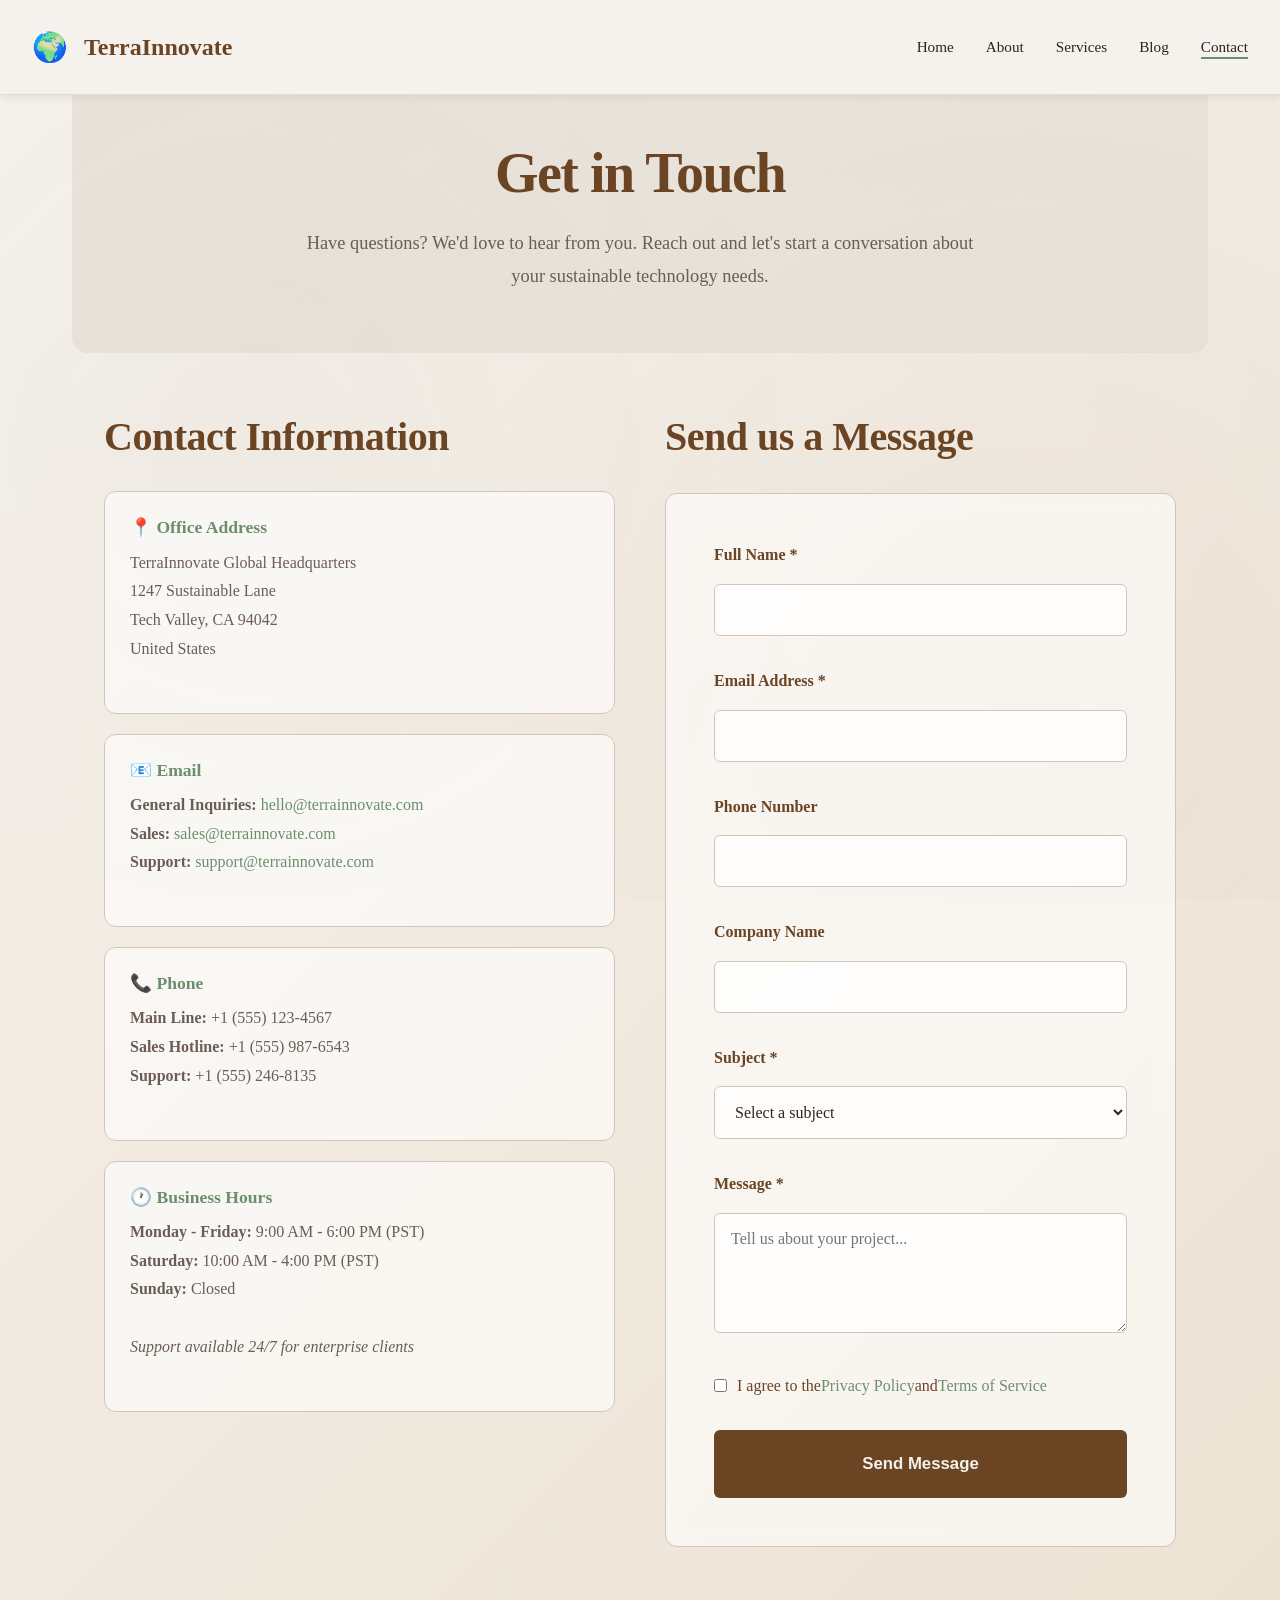
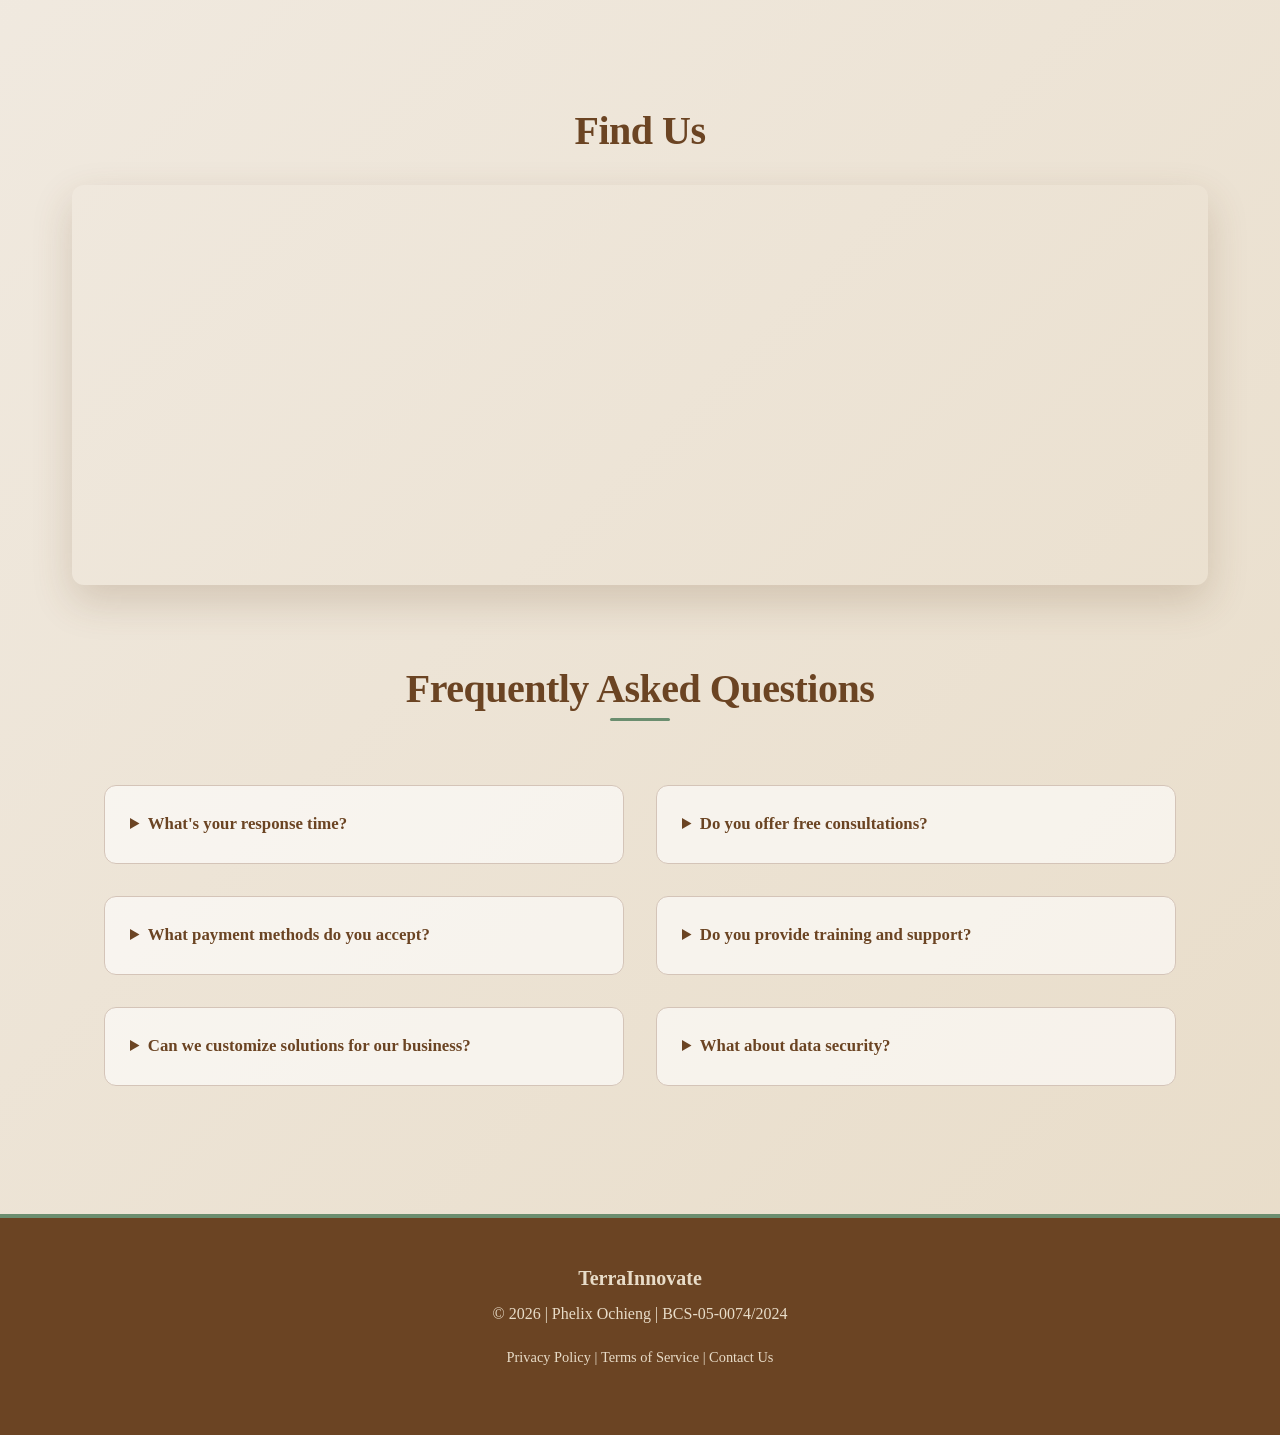
<file: contact.html>
<!DOCTYPE html>
<html lang="en">
<head>
    <meta charset="UTF-8">
    <meta name="viewport" content="width=device-width, initial-scale=1.0">
    <title>Contact - TerraInnovate</title>
    <link rel="stylesheet" href="styles.css">
</head>
<body>
    <nav>
        <div class="nav-logo">TerraInnovate</div>
        <button class="menu-toggle" id="menuToggle">☰</button>
        <ul class="nav-links" id="navLinks">
            <li><a href="index.html">Home</a></li>
            <li><a href="about.html">About</a></li>
            <li><a href="services.html">Services</a></li>
            <li><a href="blog.html">Blog</a></li>
            <li><a href="contact.html" class="active">Contact</a></li>
        </ul>
    </nav>

    <main style="padding-top: 80px;">
        <section style="padding: 60px var(--spacing-lg); background: linear-gradient(135deg, rgba(107, 68, 35, 0.08) 0%, rgba(122, 155, 127, 0.08) 100%); text-align: center; margin-bottom: 60px; border-radius: 16px;">
            <h1 style="margin-bottom: 20px;">Get in Touch</h1>
            <p style="font-size: 1.15rem; max-width: 700px; margin: 0 auto;">Have questions? We'd love to hear from you. Reach out and let's start a conversation about your sustainable technology needs.</p>
        </section>

        <div class="container">
            <div style="display: grid; grid-template-columns: 1fr 1fr; gap: 50px; margin-bottom: 80px;">
                <section>
                    <h2 style="margin-bottom: 30px;">Contact Information</h2>

                    <article style="background: rgba(255, 255, 255, 0.6); border: 1px solid var(--border-color); border-radius: 12px; padding: 25px; margin-bottom: 20px;">
                        <h3 style="color: var(--accent-green); margin-bottom: 10px; font-size: 1.1rem;">📍 Office Address</h3>
                        <p style="color: var(--text-light);">
                            TerraInnovate Global Headquarters<br>
                            1247 Sustainable Lane<br>
                            Tech Valley, CA 94042<br>
                            United States
                        </p>
                    </article>

                    <article style="background: rgba(255, 255, 255, 0.6); border: 1px solid var(--border-color); border-radius: 12px; padding: 25px; margin-bottom: 20px;">
                        <h3 style="color: var(--accent-green); margin-bottom: 10px; font-size: 1.1rem;">📧 Email</h3>
                        <p style="color: var(--text-light);">
                            <strong>General Inquiries:</strong> <a href="mailto:hello@terrainnovate.com">hello@terrainnovate.com</a><br>
                            <strong>Sales:</strong> <a href="mailto:sales@terrainnovate.com">sales@terrainnovate.com</a><br>
                            <strong>Support:</strong> <a href="mailto:support@terrainnovate.com">support@terrainnovate.com</a>
                        </p>
                    </article>

                    <article style="background: rgba(255, 255, 255, 0.6); border: 1px solid var(--border-color); border-radius: 12px; padding: 25px; margin-bottom: 20px;">
                        <h3 style="color: var(--accent-green); margin-bottom: 10px; font-size: 1.1rem;">📞 Phone</h3>
                        <p style="color: var(--text-light);">
                            <strong>Main Line:</strong> +1 (555) 123-4567<br>
                            <strong>Sales Hotline:</strong> +1 (555) 987-6543<br>
                            <strong>Support:</strong> +1 (555) 246-8135
                        </p>
                    </article>

                    <article style="background: rgba(255, 255, 255, 0.6); border: 1px solid var(--border-color); border-radius: 12px; padding: 25px;">
                        <h3 style="color: var(--accent-green); margin-bottom: 10px; font-size: 1.1rem;">🕐 Business Hours</h3>
                        <p style="color: var(--text-light);">
                            <strong>Monday - Friday:</strong> 9:00 AM - 6:00 PM (PST)<br>
                            <strong>Saturday:</strong> 10:00 AM - 4:00 PM (PST)<br>
                            <strong>Sunday:</strong> Closed<br><br>
                            <em>Support available 24/7 for enterprise clients</em>
                        </p>
                    </article>
                </section>

                <section>
                    <h2 style="margin-bottom: 30px;">Send us a Message</h2>
                    <form id="contactForm" onsubmit="handleFormSubmit(event)">
                        <div class="form-group">
                            <label for="name">Full Name *</label>
                            <input type="text" id="name" name="name" required>
                            <span class="error-message" id="nameError" style="color: #c41e3a; font-size: 0.85rem; display: none; margin-top: 5px;"></span>
                        </div>

                        <div class="form-group">
                            <label for="email">Email Address *</label>
                            <input type="email" id="email" name="email" required>
                            <span class="error-message" id="emailError" style="color: #c41e3a; font-size: 0.85rem; display: none; margin-top: 5px;"></span>
                        </div>

                        <div class="form-group">
                            <label for="phone">Phone Number</label>
                            <input type="tel" id="phone" name="phone">
                        </div>

                        <div class="form-group">
                            <label for="company">Company Name</label>
                            <input type="text" id="company" name="company">
                        </div>

                        <div class="form-group">
                            <label for="subject">Subject *</label>
                            <select id="subject" name="subject" required>
                                <option value="">Select a subject</option>
                                <option value="General Inquiry">General Inquiry</option>
                                <option value="Sales">Sales</option>
                                <option value="Technical Support">Technical Support</option>
                                <option value="Partnership">Partnership</option>
                                <option value="Feedback">Feedback</option>
                                <option value="Other">Other</option>
                            </select>
                        </div>

                        <div class="form-group">
                            <label for="message">Message *</label>
                            <textarea id="message" name="message" required placeholder="Tell us about your project..."></textarea>
                            <span class="error-message" id="messageError" style="color: #c41e3a; font-size: 0.85rem; display: none; margin-top: 5px;"></span>
                        </div>

                        <div class="form-group">
                            <label style="display: flex; align-items: center; font-weight: 400;">
                                <input type="checkbox" id="privacy" name="privacy" required style="width: auto; margin-right: 10px;">
                                I agree to the <a href="#">Privacy Policy</a> and <a href="#">Terms of Service</a>
                            </label>
                        </div>

                        <button type="submit" class="submit-btn">Send Message</button>
                        <div id="successMessage" style="display: none; margin-top: 15px; padding: 15px; background: rgba(122, 155, 127, 0.2); color: var(--accent-green); border-radius: 6px; text-align: center; font-weight: 600;">
                            ✓ Thank you! Your message has been sent successfully. We'll get back to you soon.
                        </div>
                    </form>
                </section>
            </div>
        </div>

        <section style="margin-bottom: 80px;">
            <h2 style="text-align: center; margin-bottom: 30px;">Find Us</h2>
            <div style="border-radius: 12px; overflow: hidden; box-shadow: var(--shadow-lg); height: 400px;">
                <iframe src="https://www.google.com/maps/embed?pb=!1m18!1m12!1m3!1d3171.8625203124893!2d-122.0449696!3d37.3381!2m3!1f0!2f0!3f0!3m2!1i1024!2i768!4f13.1!3m3!1m2!1s0x808fb596b8b10001%3A0x9ef0be5e16b8d4c3!2sTech%20Valley%2C%20CA!5e0!3m2!1sen!2sus!4v1234567890" width="100%" height="100%" style="border: none;" allowfullscreen="" loading="lazy" referrerpolicy="no-referrer-when-downgrade"></iframe>
            </div>
        </section>

        <section class="container" style="margin-bottom: 80px;">
            <div class="section-header">
                <h2>Frequently Asked Questions</h2>
            </div>
            <div class="grid grid-2">
                <details style="background: rgba(255, 255, 255, 0.6); border: 1px solid var(--border-color); border-radius: 12px; padding: 25px; cursor: pointer;">
                    <summary style="font-weight: 600; font-size: 1.05rem; color: var(--primary-brown); outline: none;">What's your response time?</summary>
                    <p style="margin-top: 15px; color: var(--text-light);">We typically respond to all inquiries within 24 business hours. For urgent matters, please call our sales hotline at +1 (555) 987-6543.</p>
                </details>

                <details style="background: rgba(255, 255, 255, 0.6); border: 1px solid var(--border-color); border-radius: 12px; padding: 25px; cursor: pointer;">
                    <summary style="font-weight: 600; font-size: 1.05rem; color: var(--primary-brown); outline: none;">Do you offer free consultations?</summary>
                    <p style="margin-top: 15px; color: var(--text-light);">Yes! We provide complimentary 30-minute consultations to discuss your sustainability goals and how we can help.</p>
                </details>

                <details style="background: rgba(255, 255, 255, 0.6); border: 1px solid var(--border-color); border-radius: 12px; padding: 25px; cursor: pointer;">
                    <summary style="font-weight: 600; font-size: 1.05rem; color: var(--primary-brown); outline: none;">What payment methods do you accept?</summary>
                    <p style="margin-top: 15px; color: var(--text-light);">We accept credit cards, wire transfers, ACH payments, and various other methods. Custom payment arrangements available for enterprise clients.</p>
                </details>

                <details style="background: rgba(255, 255, 255, 0.6); border: 1px solid var(--border-color); border-radius: 12px; padding: 25px; cursor: pointer;">
                    <summary style="font-weight: 600; font-size: 1.05rem; color: var(--primary-brown); outline: none;">Do you provide training and support?</summary>
                    <p style="margin-top: 15px; color: var(--text-light);">Absolutely. Every plan includes comprehensive onboarding, training, and ongoing support. We have dedicated support teams available 24/7 for enterprise customers.</p>
                </details>

                <details style="background: rgba(255, 255, 255, 0.6); border: 1px solid var(--border-color); border-radius: 12px; padding: 25px; cursor: pointer;">
                    <summary style="font-weight: 600; font-size: 1.05rem; color: var(--primary-brown); outline: none;">Can we customize solutions for our business?</summary>
                    <p style="margin-top: 15px; color: var(--text-light);">Yes! Our Enterprise plan includes full custom development. We work closely with your team to design solutions tailored to your specific needs.</p>
                </details>

                <details style="background: rgba(255, 255, 255, 0.6); border: 1px solid var(--border-color); border-radius: 12px; padding: 25px; cursor: pointer;">
                    <summary style="font-weight: 600; font-size: 1.05rem; color: var(--primary-brown); outline: none;">What about data security?</summary>
                    <p style="margin-top: 15px; color: var(--text-light);">We employ enterprise-grade security with end-to-end encryption, regular audits, compliance with ISO 27001, SOC 2, and GDPR standards.</p>
                </details>
            </div>
        </section>
    </main>

    <footer>
        <h4 style="color: var(--light-beige); margin-bottom: 10px;">TerraInnovate</h4>
        <p>&copy; 2026 | Phelix Ochieng | BCS-05-0074/2024</p>
        <p style="margin-top: 15px; font-size: 0.9rem;">
            <a href="#">Privacy Policy</a> | 
            <a href="#">Terms of Service</a> | 
            <a href="#">Contact Us</a>
        </p>
    </footer>

    <script src="script.js"></script>
    <script>
        function handleFormSubmit(event) {
            event.preventDefault();
            
            document.getElementById('nameError').style.display = 'none';
            document.getElementById('emailError').style.display = 'none';
            document.getElementById('messageError').style.display = 'none';
            
            const name = document.getElementById('name').value.trim();
            const email = document.getElementById('email').value.trim();
            const message = document.getElementById('message').value.trim();
            const successMessage = document.getElementById('successMessage');
            
            let isValid = true;
            
            if (name.length < 2) {
                document.getElementById('nameError').textContent = 'Please enter a valid name';
                document.getElementById('nameError').style.display = 'block';
                isValid = false;
            }
            
            const emailRegex = /^[^\s@]+@[^\s@]+\.[^\s@]+$/;
            if (!emailRegex.test(email)) {
                document.getElementById('emailError').textContent = 'Please enter a valid email address';
                document.getElementById('emailError').style.display = 'block';
                isValid = false;
            }
            
            if (message.length < 10) {
                document.getElementById('messageError').textContent = 'Message must be at least 10 characters long';
                document.getElementById('messageError').style.display = 'block';
                isValid = false;
            }
            
            if (isValid) {
                successMessage.style.display = 'block';
                document.getElementById('contactForm').reset();
                
                setTimeout(() => {
                    successMessage.style.display = 'none';
                }, 5000);
            }
        }
    </script>
</body>
</html>
</file>
<file: styles.css>
/* ===== Earth-Themed Technology Website - Stylesheet ===== */

:root {
  --primary-brown: #6B4423;
  --dark-brown: #4A2F1A;
  --medium-brown: #8B5A3C;
  --light-beige: #E8DCC8;
  --warm-beige: #D4C4B8;
  --cream: #F5F1ED;
  --sage-green: #7A9B7F;
  --accent-green: #6B8E6F;
  --text-dark: #2B2520;
  --text-light: #6B5D56;
  --border-color: #D4C4B8;
  --font-display: 'Playfair Display', serif;
  --font-body: 'Georgia', serif;
  --font-mono: 'Courier New', monospace;
  --spacing-xs: 0.5rem;
  --spacing-sm: 1rem;
  --spacing-md: 1.5rem;
  --spacing-lg: 2rem;
  --spacing-xl: 3rem;
  --shadow-sm: 0 2px 8px rgba(107, 68, 35, 0.1);
  --shadow-md: 0 8px 24px rgba(107, 68, 35, 0.15);
  --shadow-lg: 0 16px 40px rgba(107, 68, 35, 0.2);
}

* {
  margin: 0;
  padding: 0;
  box-sizing: border-box;
}

html {
  scroll-behavior: smooth;
  scroll-padding-top: 80px;
}

body {
  font-family: var(--font-body);
  background: linear-gradient(135deg, var(--cream) 0%, var(--light-beige) 100%);
  color: var(--text-dark);
  line-height: 1.6;
  min-height: 100vh;
}

body::before {
  content: '';
  position: fixed;
  top: 0;
  left: 0;
  width: 100%;
  height: 100%;
  background-image: 
    radial-gradient(circle at 20% 50%, rgba(122, 155, 127, 0.03) 0%, transparent 50%),
    radial-gradient(circle at 80% 80%, rgba(139, 90, 60, 0.03) 0%, transparent 50%);
  pointer-events: none;
  z-index: 1;
}

h1, h2, h3, h4, h5, h6 {
  font-family: var(--font-display);
  color: var(--primary-brown);
  line-height: 1.2;
  margin-bottom: var(--spacing-md);
}

h1 {
  font-size: 3.5rem;
  font-weight: 700;
  letter-spacing: -1.5px;
}

h2 {
  font-size: 2.5rem;
  font-weight: 600;
  letter-spacing: -0.5px;
}

h3 {
  font-size: 1.75rem;
  font-weight: 600;
}

h4 {
  font-size: 1.25rem;
  font-weight: 600;
  color: var(--medium-brown);
}

p {
  margin-bottom: var(--spacing-md);
  color: var(--text-light);
  font-size: 1rem;
  line-height: 1.8;
}

a {
  color: var(--accent-green);
  text-decoration: none;
  transition: color 0.3s ease;
  font-weight: 500;
}

a:hover {
  color: var(--primary-brown);
  text-decoration: underline;
}

nav {
  position: fixed;
  top: 0;
  left: 0;
  right: 0;
  background: rgba(245, 241, 237, 0.98);
  backdrop-filter: blur(10px);
  padding: var(--spacing-md) var(--spacing-lg);
  display: flex;
  justify-content: space-between;
  align-items: center;
  z-index: 1000;
  box-shadow: var(--shadow-sm);
  border-bottom: 1px solid rgba(212, 196, 184, 0.5);
}

.nav-logo {
  font-family: var(--font-display);
  font-size: 1.5rem;
  font-weight: 700;
  color: var(--primary-brown);
  display: flex;
  align-items: center;
  gap: var(--spacing-sm);
}

.nav-logo::before {
  content: '🌍';
  font-size: 1.8rem;
}

.nav-links {
  display: flex;
  list-style: none;
  gap: var(--spacing-lg);
}

.nav-links a {
  font-size: 0.95rem;
  color: var(--text-dark);
  position: relative;
  transition: color 0.3s ease;
}

.nav-links a::after {
  content: '';
  position: absolute;
  bottom: -4px;
  left: 0;
  width: 0;
  height: 2px;
  background: var(--accent-green);
  transition: width 0.3s ease;
}

.nav-links a:hover::after,
.nav-links a.active::after {
  width: 100%;
}

.nav-links a:hover {
  color: var(--accent-green);
}

.menu-toggle {
  display: none;
  background: none;
  border: none;
  font-size: 1.5rem;
  cursor: pointer;
  color: var(--primary-brown);
}

.hero {
  padding: 140px var(--spacing-lg) var(--spacing-xl);
  min-height: 100vh;
  display: flex;
  align-items: center;
  justify-content: center;
  position: relative;
  overflow: hidden;
  background: linear-gradient(135deg, var(--cream) 0%, rgba(212, 196, 184, 0.3) 100%);
}

.hero::before {
  content: '';
  position: absolute;
  top: 0;
  right: 0;
  width: 500px;
  height: 500px;
  background: radial-gradient(circle, rgba(122, 155, 127, 0.1) 0%, transparent 70%);
  border-radius: 50%;
  animation: float 6s ease-in-out infinite;
}

.hero::after {
  content: '';
  position: absolute;
  bottom: 0;
  left: 0;
  width: 400px;
  height: 400px;
  background: radial-gradient(circle, rgba(139, 90, 60, 0.08) 0%, transparent 70%);
  border-radius: 50%;
  animation: float 8s ease-in-out infinite reverse;
}

.hero-content {
  max-width: 900px;
  text-align: center;
  z-index: 10;
  animation: slideUp 1s ease-out;
}

.hero h1 {
  margin-bottom: var(--spacing-lg);
  animation: slideUp 1s ease-out 0.2s both;
}

.hero p {
  font-size: 1.25rem;
  margin-bottom: var(--spacing-lg);
  animation: slideUp 1s ease-out 0.4s both;
  max-width: 700px;
  margin-left: auto;
  margin-right: auto;
}

.cta-button {
  display: inline-block;
  padding: 1rem 2.5rem;
  background: var(--primary-brown);
  color: var(--cream);
  border-radius: 50px;
  font-size: 1.05rem;
  font-weight: 600;
  transition: all 0.3s ease;
  box-shadow: var(--shadow-md);
  animation: slideUp 1s ease-out 0.6s both;
  border: 2px solid var(--primary-brown);
}

.cta-button:hover {
  background: var(--dark-brown);
  border-color: var(--dark-brown);
  transform: translateY(-3px);
  box-shadow: var(--shadow-lg);
  color: var(--cream);
}

main {
  position: relative;
  z-index: 2;
  max-width: 1200px;
  margin: 0 auto;
  padding: var(--spacing-xl) var(--spacing-lg);
}

section {
  margin-bottom: var(--spacing-xl);
}

.container {
  max-width: 1200px;
  margin: 0 auto;
  padding: 0 var(--spacing-lg);
}

.card {
  background: rgba(255, 255, 255, 0.7);
  border: 1px solid var(--border-color);
  border-radius: 12px;
  padding: var(--spacing-lg);
  transition: all 0.3s ease;
  backdrop-filter: blur(10px);
}

.card:hover {
  transform: translateY(-8px);
  box-shadow: var(--shadow-lg);
  border-color: var(--accent-green);
}

.card img {
  width: 100%;
  height: 250px;
  object-fit: cover;
  border-radius: 8px;
  margin-bottom: var(--spacing-md);
  transition: transform 0.3s ease;
}

.card:hover img {
  transform: scale(1.05);
}

.card h3 {
  margin-bottom: var(--spacing-sm);
}

.card p {
  font-size: 0.95rem;
  margin-bottom: var(--spacing-md);
}

.grid {
  display: grid;
  gap: var(--spacing-lg);
}

.grid-2 {
  grid-template-columns: repeat(auto-fit, minmax(400px, 1fr));
}

.grid-3 {
  grid-template-columns: repeat(auto-fit, minmax(300px, 1fr));
}

.section-header {
  text-align: center;
  margin-bottom: var(--spacing-xl);
  animation: slideUp 0.8s ease-out;
}

.section-header h2 {
  position: relative;
  display: inline-block;
}

.section-header h2::after {
  content: '';
  position: absolute;
  bottom: -8px;
  left: 50%;
  transform: translateX(-50%);
  width: 60px;
  height: 3px;
  background: var(--accent-green);
  border-radius: 2px;
}

.section-header p {
  color: var(--text-light);
  max-width: 600px;
  margin: var(--spacing-md) auto 0;
  font-size: 1.1rem;
}

form {
  background: rgba(255, 255, 255, 0.6);
  padding: var(--spacing-xl);
  border-radius: 12px;
  border: 1px solid var(--border-color);
  max-width: 600px;
  margin: var(--spacing-lg) auto;
  backdrop-filter: blur(10px);
}

.form-group {
  margin-bottom: var(--spacing-lg);
}

label {
  display: block;
  margin-bottom: var(--spacing-sm);
  font-weight: 600;
  color: var(--primary-brown);
}

input,
textarea,
select {
  width: 100%;
  padding: var(--spacing-sm);
  border: 1px solid var(--border-color);
  border-radius: 6px;
  font-family: var(--font-body);
  font-size: 1rem;
  color: var(--text-dark);
  transition: all 0.3s ease;
  background: rgba(255, 255, 255, 0.8);
}

input:focus,
textarea:focus,
select:focus {
  outline: none;
  border-color: var(--accent-green);
  box-shadow: 0 0 0 3px rgba(122, 155, 127, 0.1);
  background: white;
}

textarea {
  resize: vertical;
  min-height: 120px;
  font-family: var(--font-body);
}

.submit-btn {
  width: 100%;
  padding: var(--spacing-md);
  background: var(--primary-brown);
  color: var(--cream);
  border: none;
  border-radius: 6px;
  font-size: 1.05rem;
  font-weight: 600;
  cursor: pointer;
  transition: all 0.3s ease;
}

.submit-btn:hover {
  background: var(--dark-brown);
  transform: translateY(-2px);
  box-shadow: var(--shadow-md);
}

footer {
  background: var(--primary-brown);
  color: var(--light-beige);
  padding: var(--spacing-xl) var(--spacing-lg);
  text-align: center;
  border-top: 4px solid var(--accent-green);
}

footer p {
  color: var(--light-beige);
  margin-bottom: var(--spacing-sm);
}

footer a {
  color: var(--light-beige);
  transition: color 0.3s ease;
}

footer a:hover {
  color: var(--accent-green);
}

@keyframes slideUp {
  from {
    opacity: 0;
    transform: translateY(30px);
  }
  to {
    opacity: 1;
    transform: translateY(0);
  }
}

@keyframes float {
  0%, 100% {
    transform: translateY(0px);
  }
  50% {
    transform: translateY(-30px);
  }
}

@keyframes fadeIn {
  from {
    opacity: 0;
  }
  to {
    opacity: 1;
  }
}

.video-container {
  position: relative;
  width: 100%;
  padding-bottom: 56.25%; 
  height: 0;
  overflow: hidden;
  border-radius: 12px;
  box-shadow: var(--shadow-md);
  margin: var(--spacing-lg) 0;
}

.video-container iframe {
  position: absolute;
  top: 0;
  left: 0;
  width: 100%;
  height: 100%;
  border: none;
}

@media (max-width: 768px) {
  :root {
    --spacing-lg: 1.5rem;
    --spacing-xl: 2rem;
  }
  
  h1 {
    font-size: 2.5rem;
  }
  
  h2 {
    font-size: 1.75rem;
  }
  
  nav {
    padding: var(--spacing-md);
    justify-content: space-between;
  }
  
  .nav-links {
    position: absolute;
    top: 100%;
    left: 0;
    right: 0;
    flex-direction: column;
    background: rgba(245, 241, 237, 0.98);
    padding: var(--spacing-md);
    gap: var(--spacing-md);
    display: none;
    animation: slideDown 0.3s ease;
  }
  
  .nav-links.active {
    display: flex;
  }
  
  .menu-toggle {
    display: block;
  }
  
  .hero {
    padding: 120px var(--spacing-md) var(--spacing-xl);
  }
  
  .hero h1 {
    font-size: 2rem;
  }
  
  .grid-2,
  .grid-3 {
    grid-template-columns: 1fr;
  }
  
  form {
    padding: var(--spacing-lg);
  }
  
  main {
    padding: var(--spacing-lg) var(--spacing-md);
  }
}

@media (max-width: 480px) {
  h1 {
    font-size: 1.75rem;
  }
  
  h2 {
    font-size: 1.25rem;
  }
  
  .nav-logo {
    font-size: 1.2rem;
  }
  
  .hero p {
    font-size: 1rem;
  }
}

@keyframes slideDown {
  from {
    opacity: 0;
    transform: translateY(-20px);
  }
  to {
    opacity: 1;
    transform: translateY(0);
  }
}
</file>
